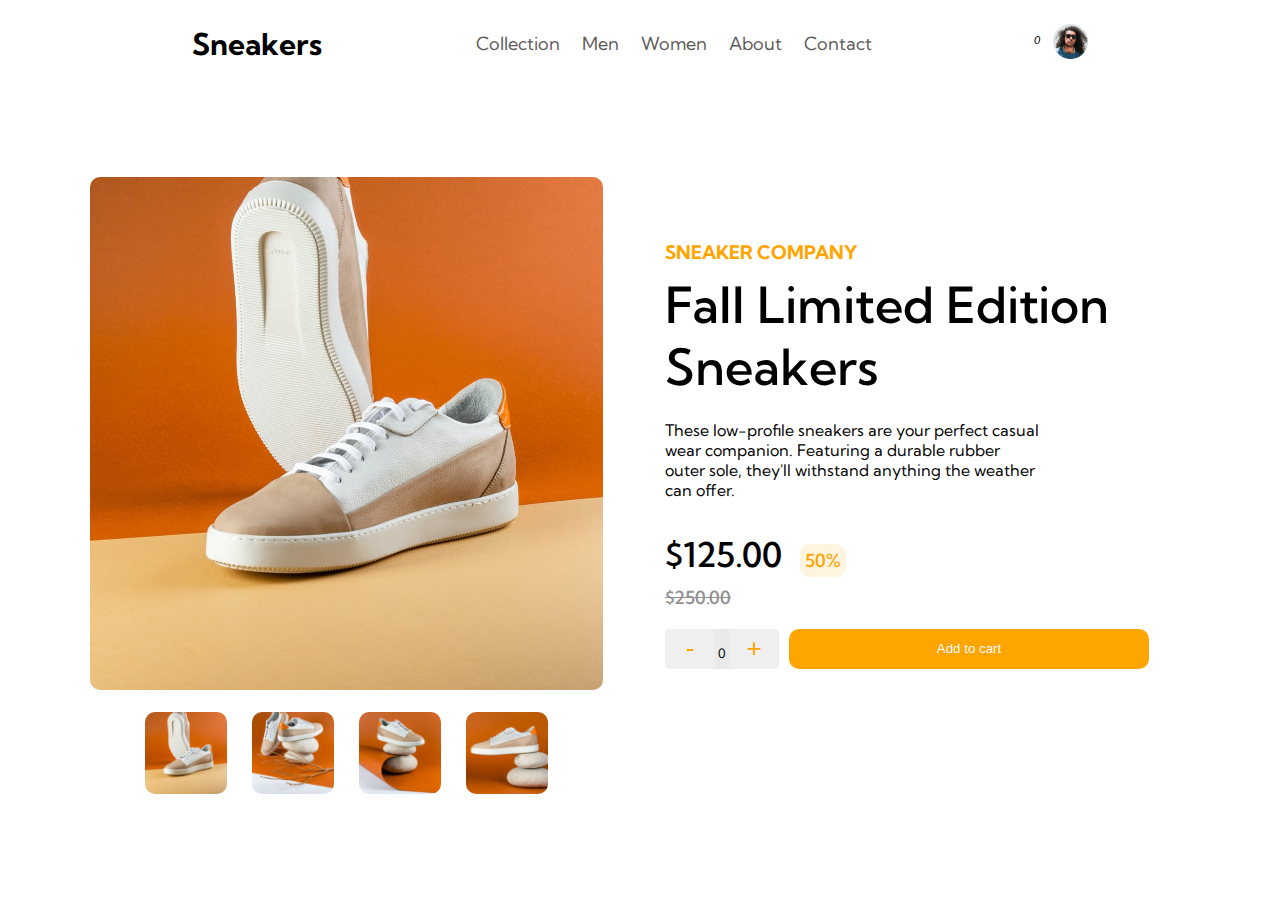
<file: index.html>
<!DOCTYPE html>
<html lang="en">
  <head>
    <meta charset="UTF-8" />
    <meta name="viewport" content="width=device-width, initial-scale=1.0" />
    <title>E-commerse</title>
    <link
      rel="stylesheet"
      href="https://cdnjs.cloudflare.com/ajax/libs/font-awesome/6.4.0/css/all.min.css"
      integrity="sha512-iecdLmaskl7CVkqkXNQ/ZH/XLlvWZOJyj7Yy7tcenmpD1ypASozpmT/E0iPtmFIB46ZmdtAc9eNBvH0H/ZpiBw=="
      crossorigin="anonymous"
      referrerpolicy="no-referrer"
    />
    <link href="style.css" rel="stylesheet" />
    <link rel="stylesheet" href="https://cdnjs.cloudflare.com/ajax/libs/animate.css/4.1.1/animate.min.css">
  </head>

  <body>
    <header>
      <div class="nav_bar">
        <div class="logo">
          <a>Sneakers</a>
        </div>
        <nav class="nav_list">
          <a href="#">Collection</a>
          <a href="#">Men</a>
          <a href="#">Women</a>
          <a href="#">About</a>
          <a href="#">Contact</a>
        </nav>
        <div>
          <button class="cart-button" onclick="displayFunc()">
            <i class="fa-solid fa-cart-shopping"
              ><sup class="cart-items">0</sup></i
            >
          </button>

          <img
            src="img\images\image-avatar.png"
            class="profile_img"
            style="margin-left: 10px"
          />
          <div class="whole-cart-window" style="display: none">
            <h1 class="cart">cart</h1>
            <div class="cart-Wrapper">
              <div class="cart-item">
                <img
                  class="img-on-cart"
                  src="img\images\image-product-1.jpg"
                  alt="imag-icon"
                />
                <div class="details">
                  Fall Limited Edition Sneakers
                  <p class="orderPrice">
                    <span class="price-by-quantity"></span
                    ><span class="total" style="font-weight: 900"></span>
                  </p>
                </div>
                <div class="deleteIcon">
                  <img src="img\images\icon-delete.svg" alt="deleteIcon" />
                </div>
              </div>
            </div>
            <button class="checkoutBtn">checkout</button>
          </div>
        </div>
      </div>
    </header>

    <div class="page_content">
      <div class="content1">
        <img class="cover-pic" src="img\images\image-product-1.jpg" />
        <div class="thumbnails">
          <img src="img\images\image-product-1-thumbnail.jpg" />
          <img src="img\images\image-product-2-thumbnail.jpg" />
          <img src="img\images\image-product-3-thumbnail.jpg" />
          <img src="img\images\image-product-4-thumbnail.jpg" />
        </div>
      </div>
      <div class="content2">
        <h3>SNEAKER COMPANY</h3>
        <h1>Fall Limited Edition Sneakers</h1>
        <p>
          These low-profile sneakers are your perfect casual wear companion.
          Featuring a durable rubber outer sole, they'll withstand anything the
          weather can offer.
        </p>
        <h1 class="Current-price">
          $125.00 <span class="discount percent">50%</span>
        </h1>
        <h1 class="Initial-price">$250.00</h1>
        <div class="purchase-Count">
          <div class="countBar">
            <button class="decrementBtn" type="button">-</button>
            <span class="count">0</span>
            <button class="incrementBtn" type="button">+</button>
          </div>
          <button class="animated infinite pulse add-to-cart" onmouseover="onhoverBtn">
            <i class="fa-solid fa-cart-shopping"></i>Add to cart
          </button>
        </div>
      </div>
    </div>
    <script src="scripting.js"></script>
  </body>
</html>
</file>
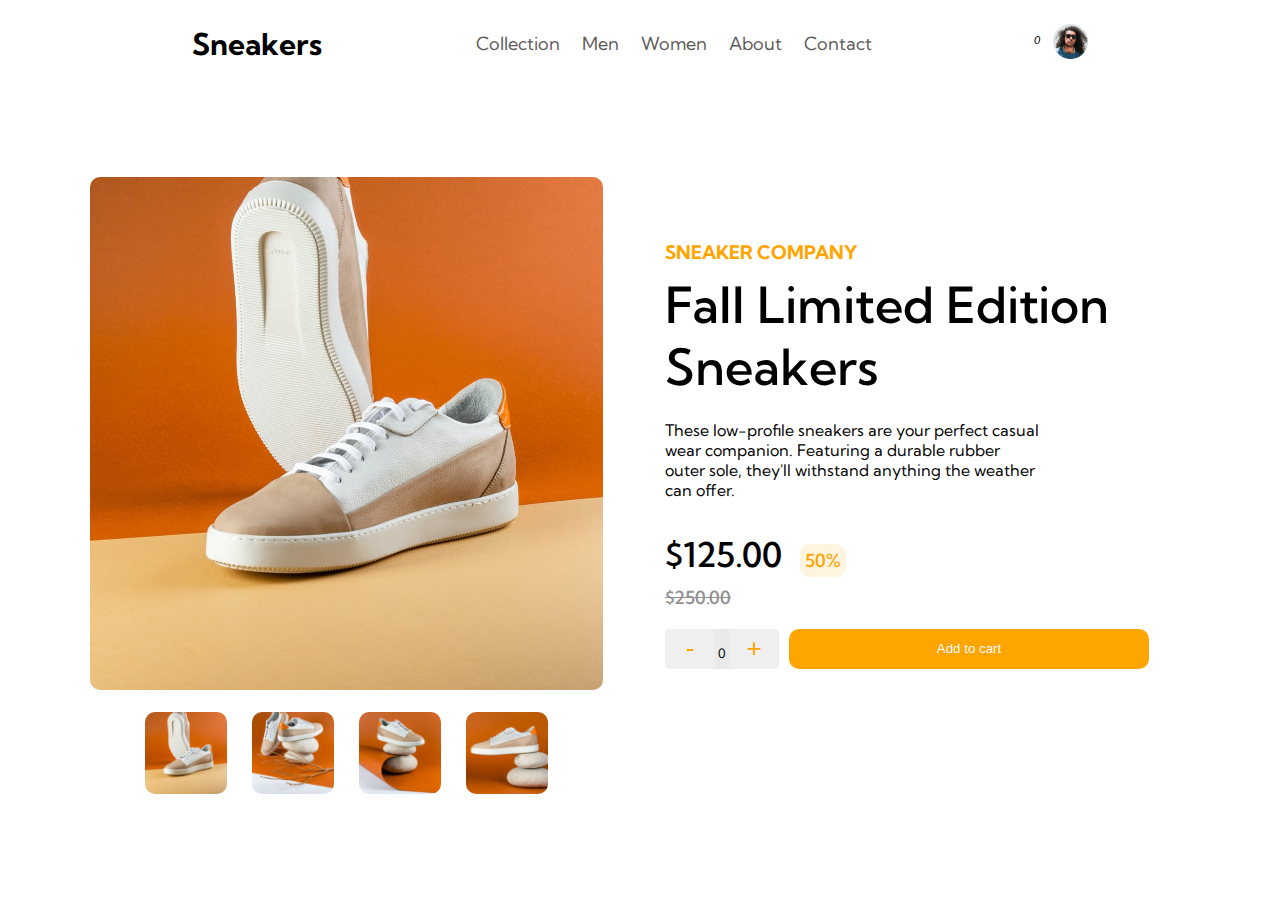
<file: e-commerse product page/index.html>
<!DOCTYPE html>
<html lang="en">
  <head>
    <meta charset="UTF-8" />
    <meta name="viewport" content="width=device-width, initial-scale=1.0" />
    <title>E-commerse</title>
    <link
      rel="stylesheet"
      href="https://cdnjs.cloudflare.com/ajax/libs/font-awesome/6.4.0/css/all.min.css"
      integrity="sha512-iecdLmaskl7CVkqkXNQ/ZH/XLlvWZOJyj7Yy7tcenmpD1ypASozpmT/E0iPtmFIB46ZmdtAc9eNBvH0H/ZpiBw=="
      crossorigin="anonymous"
      referrerpolicy="no-referrer"
    />
    <link href="style.css" rel="stylesheet" />
    <link rel="stylesheet" href="https://cdnjs.cloudflare.com/ajax/libs/animate.css/4.1.1/animate.min.css">
  </head>

  <body>
    <header>
      <div class="nav_bar">
        <div class="logo">
          <a>Sneakers</a>
        </div>
        <nav class="nav_list">
          <a href="#">Collection</a>
          <a href="#">Men</a>
          <a href="#">Women</a>
          <a href="#">About</a>
          <a href="#">Contact</a>
        </nav>
        <div>
          <button class="cart-button" onclick="displayFunc()">
            <i class="fa-solid fa-cart-shopping"
              ><sup class="cart-items">0</sup></i
            >
          </button>

          <img
            src="img\images\image-avatar.png"
            class="profile_img"
            style="margin-left: 10px"
          />
          <div class="whole-cart-window" style="display: none">
            <h1 class="cart">cart</h1>
            <div class="cart-Wrapper">
              <div class="cart-item">
                <img
                  class="img-on-cart"
                  src="img\images\image-product-1.jpg"
                  alt="imag-icon"
                />
                <div class="details">
                  Fall Limited Edition Sneakers
                  <p class="orderPrice">
                    <span class="price-by-quantity"></span
                    ><span class="total" style="font-weight: 900"></span>
                  </p>
                </div>
                <div class="deleteIcon">
                  <img src="img\images\icon-delete.svg" alt="deleteIcon" />
                </div>
              </div>
            </div>
            <button class="checkoutBtn">checkout</button>
          </div>
        </div>
      </div>
    </header>

    <div class="page_content">
      <div class="content1">
        <img class="cover-pic" src="img\images\image-product-1.jpg" />
        <div class="thumbnails">
          <img src="img\images\image-product-1-thumbnail.jpg" />
          <img src="img\images\image-product-2-thumbnail.jpg" />
          <img src="img\images\image-product-3-thumbnail.jpg" />
          <img src="img\images\image-product-4-thumbnail.jpg" />
        </div>
      </div>
      <div class="content2">
        <h3>SNEAKER COMPANY</h3>
        <h1>Fall Limited Edition Sneakers</h1>
        <p>
          These low-profile sneakers are your perfect casual wear companion.
          Featuring a durable rubber outer sole, they'll withstand anything the
          weather can offer.
        </p>
        <h1 class="Current-price">
          $125.00 <span class="discount percent">50%</span>
        </h1>
        <h1 class="Initial-price">$250.00</h1>
        <div class="purchase-Count">
          <div class="countBar">
            <button class="decrementBtn" type="button">-</button>
            <span class="count">0</span>
            <button class="incrementBtn" type="button">+</button>
          </div>
          <button class="animated infinite pulse add-to-cart" onmouseover="onhoverBtn">
            <i class="fa-solid fa-cart-shopping"></i>Add to cart
          </button>
        </div>
      </div>
    </div>
    <script src="scripting.js"></script>
  </body>
</html>
</file>
<file: style.css>
@import url('https://fonts.googleapis.com/css2?family=Kumbh+Sans:wght@400;700&display=swap');
*{
    margin: 0;
    padding: 0;
    box-sizing: border-box;
}
body{font-family: 'kumbh Sans';}

.nav_bar{
    display: flex;
    justify-content: space-between;
    align-content: center;
    padding: 0 15%;
    display: flex;
    align-items: center;
    border-bottom: 3px burlywood;
}
body{width: 100vw;}
/* header {
    position: static;
    background-color: aqua;
    left: 0;
    right: 0;
    height: 12vh;
    display: flex;
    align-items: center;
    justify-content: space-around;
  } */

  /* last Edit */
  /* new cart window */
  .cart-button{
    border: none;
    height: 3vh;
    padding: 10px;
    position: absolute;
    left: 80%;
    background-color: transparent;
  }
  .whole-cart-window {
    position: fixed;
    top: 12vh;
    border: 2px orange solid;
    border-top: none;
    right: 0;
    margin-right: 2%;
    border-radius: 12px;
    background-color: #fff;
  }
  .cart {
    font-size: 23px;
    padding: 3%;
  }
  .cartbox {
    position: absolute;
    left: 72%;
    top: 30px;
    width: 26%;
    border: 2px orange solid;
    border-radius: 10px;
  }
  .cart-wrapper {
    max-height: 150px;
  }
  .cart-item {
    display: grid;
    grid-template-columns: 2fr 6fr 0.5fr;
    align-items: center;
    padding: 5%;
    margin-bottom: 5%;
    border-bottom: 1px lightblue solid;
  }
  .cart-icon {
    text-align: right;
  }
  .whole-cart-window > h1 {
    color: rgb(74, 50, 23);
    font-family: "Philosopher", sans-serif;
  }
  .checkoutBtn {
    width: 90%;
    margin-left: 5%;
    margin-right: 5%;
    margin-bottom: 5%;
    color: aliceblue;
    background-color: orange;
    border-radius: 10px;
    height: 42px;
    font-family: "Philosopher", sans-serif;
    font-size: large;
  }
  .img-on-cart {
    max-width: 4vw;
    border-radius: 5px;
  }
  .details {
    font-size: 18px;
    text-align: center;
    font-family: Cambria, Cochin, Georgia, Times, "Times New Roman", serif;
  }
  .orderPrice {
    padding: 3% 0;
  }
  
  .total {
    margin-left: 5%;
  }
  /* end */

.logo{
    font-family: 'Kumbh Sans', sans-serif;
    font-weight: 700;
    font-size: 30px;
}
.nav_list{
    margin: 2em;
}
.nav_list>a{text-decoration: none; margin-right: 1em; color: hsl(0, 2%, 37%); font-size: 18px;}

/* .i, .profile_img{justify-content: flex-end; float: right;} */
img{border-radius: 10px;}

.profile_img{width: 35px;}

.page_content{display: flex;  padding: 10vh; gap: 30px;}

.cover-pic{width: 57vh; height: 57vh;}

.thumbnails{display: flex;padding-top: 18px;  gap: 25px;  justify-content: center;}

.thumbnails>img{width: 16%;}

.content1{column-gap: 40px; text-align: center;}

.content2{
    padding: 4em 2em;
}

h3{ margin: 0; color: orange; }
h1{
    font-size: 50px;
    width: 60vh;
    padding-top: 10px;
    font-weight: 530;
    font-family: 'kumbh Sans', sans-serif;
}

p{
    width: 70%;
    padding: 1.4em 0;
}

.Current-price{
    font-size: 34px;
}

.Current-price>span{
    font-size: 18px;
    color: orange;
    background-color: rgb(255, 244, 224);
    border-radius: 10px;
    padding:5px;
    margin-left: 10px;
}

.Initial-price{
    font-size: 18px;
    color: hsl(0, 0%, 57%);
    text-decoration: line-through;
}

.purchase-Count{padding: 20px 0; display: flex;gap: 10px;}
.countBar{border-radius: 10%;;background-color: rgb(234, 234, 234); width: fit-content; font-size: 13px;align-self: baseline;}
.incrementBtn,.decrementBtn{
    border-style: hidden;
    font-size: 26px;
    width: 50px;
    height: 40px;
    color: orange;
    border-radius: 10%;
}
.add-to-cart{
    height: 40px;
    width: 40vh;
    color: aliceblue;
    background-color: orange;
    border-style: none;
    border-radius: 10px;
}
</file>
<file: e-commerse product page/style.css>
@import url('https://fonts.googleapis.com/css2?family=Kumbh+Sans:wght@400;700&display=swap');
*{
    margin: 0;
    padding: 0;
    box-sizing: border-box;
}
body{font-family: 'kumbh Sans';}

.nav_bar{
    display: flex;
    justify-content: space-between;
    align-content: center;
    padding: 0 15%;
    display: flex;
    align-items: center;
    border-bottom: 3px burlywood;
}
body{width: 100vw;}
/* header {
    position: static;
    background-color: aqua;
    left: 0;
    right: 0;
    height: 12vh;
    display: flex;
    align-items: center;
    justify-content: space-around;
  } */

  /* last Edit */
  /* new cart window */
  .cart-button{
    border: none;
    height: 3vh;
    padding: 10px;
    position: absolute;
    left: 80%;
    background-color: transparent;
  }
  .whole-cart-window {
    position: fixed;
    top: 12vh;
    border: 2px orange solid;
    border-top: none;
    right: 0;
    margin-right: 2%;
    border-radius: 12px;
    background-color: #fff;
  }
  .cart {
    font-size: 23px;
    padding: 3%;
  }
  .cartbox {
    position: absolute;
    left: 72%;
    top: 30px;
    width: 26%;
    border: 2px orange solid;
    border-radius: 10px;
  }
  .cart-wrapper {
    max-height: 150px;
  }
  .cart-item {
    display: grid;
    grid-template-columns: 2fr 6fr 0.5fr;
    align-items: center;
    padding: 5%;
    margin-bottom: 5%;
    border-bottom: 1px lightblue solid;
  }
  .cart-icon {
    text-align: right;
  }
  .whole-cart-window > h1 {
    color: rgb(74, 50, 23);
    font-family: "Philosopher", sans-serif;
  }
  .checkoutBtn {
    width: 90%;
    margin-left: 5%;
    margin-right: 5%;
    margin-bottom: 5%;
    color: aliceblue;
    background-color: orange;
    border-radius: 10px;
    height: 42px;
    font-family: "Philosopher", sans-serif;
    font-size: large;
  }
  .img-on-cart {
    max-width: 4vw;
    border-radius: 5px;
  }
  .details {
    font-size: 18px;
    text-align: center;
    font-family: Cambria, Cochin, Georgia, Times, "Times New Roman", serif;
  }
  .orderPrice {
    padding: 3% 0;
  }
  
  .total {
    margin-left: 5%;
  }
  /* end */

.logo{
    font-family: 'Kumbh Sans', sans-serif;
    font-weight: 700;
    font-size: 30px;
}
.nav_list{
    margin: 2em;
}
.nav_list>a{text-decoration: none; margin-right: 1em; color: hsl(0, 2%, 37%); font-size: 18px;}

/* .i, .profile_img{justify-content: flex-end; float: right;} */
img{border-radius: 10px;}

.profile_img{width: 35px;}

.page_content{display: flex;  padding: 10vh; gap: 30px;}

.cover-pic{width: 57vh; height: 57vh;}

.thumbnails{display: flex;padding-top: 18px;  gap: 25px;  justify-content: center;}

.thumbnails>img{width: 16%;}

.content1{column-gap: 40px; text-align: center;}

.content2{
    padding: 4em 2em;
}

h3{ margin: 0; color: orange; }
h1{
    font-size: 50px;
    width: 60vh;
    padding-top: 10px;
    font-weight: 530;
    font-family: 'kumbh Sans', sans-serif;
}

p{
    width: 70%;
    padding: 1.4em 0;
}

.Current-price{
    font-size: 34px;
}

.Current-price>span{
    font-size: 18px;
    color: orange;
    background-color: rgb(255, 244, 224);
    border-radius: 10px;
    padding:5px;
    margin-left: 10px;
}

.Initial-price{
    font-size: 18px;
    color: hsl(0, 0%, 57%);
    text-decoration: line-through;
}

.purchase-Count{padding: 20px 0; display: flex;gap: 10px;}
.countBar{border-radius: 10%;;background-color: rgb(234, 234, 234); width: fit-content; font-size: 13px;align-self: baseline;}
.incrementBtn,.decrementBtn{
    border-style: hidden;
    font-size: 26px;
    width: 50px;
    height: 40px;
    color: orange;
    border-radius: 10%;
}
.add-to-cart{
    height: 40px;
    width: 40vh;
    color: aliceblue;
    background-color: orange;
    border-style: none;
    border-radius: 10px;
}
</file>
